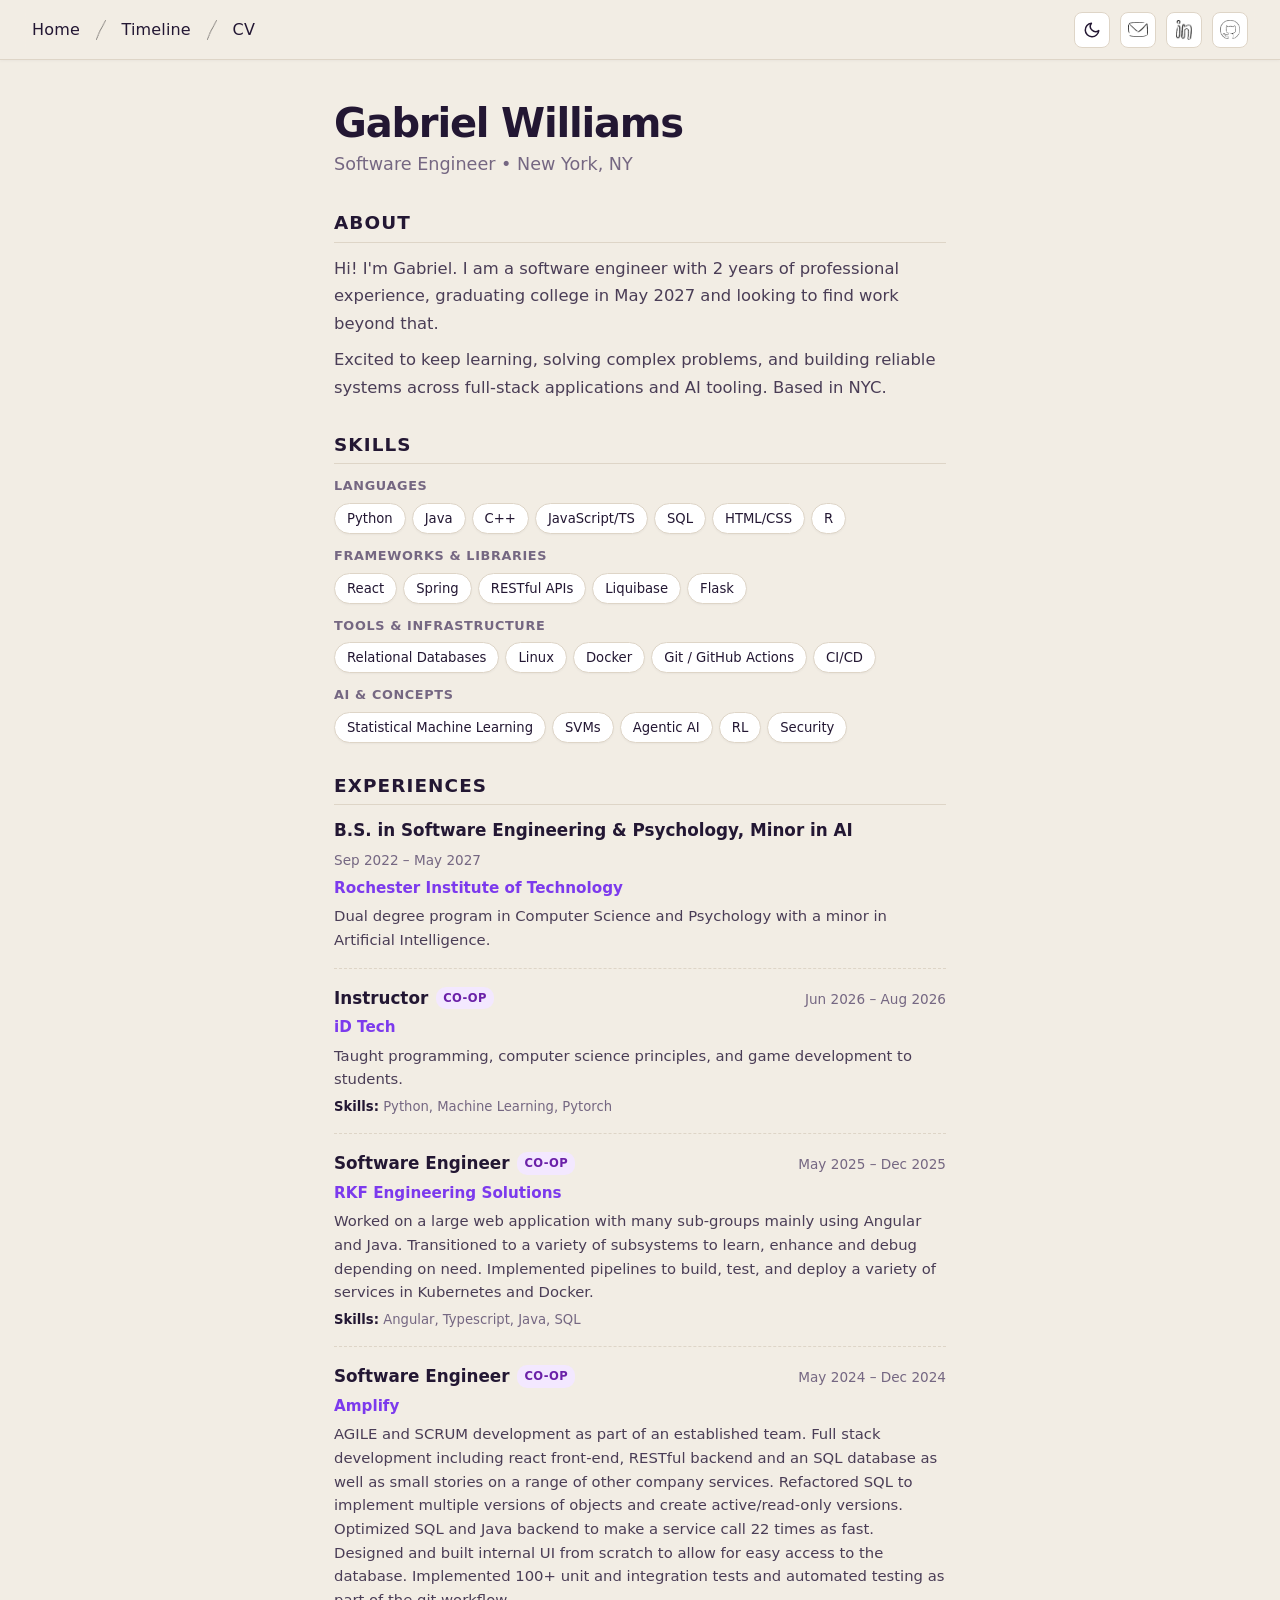
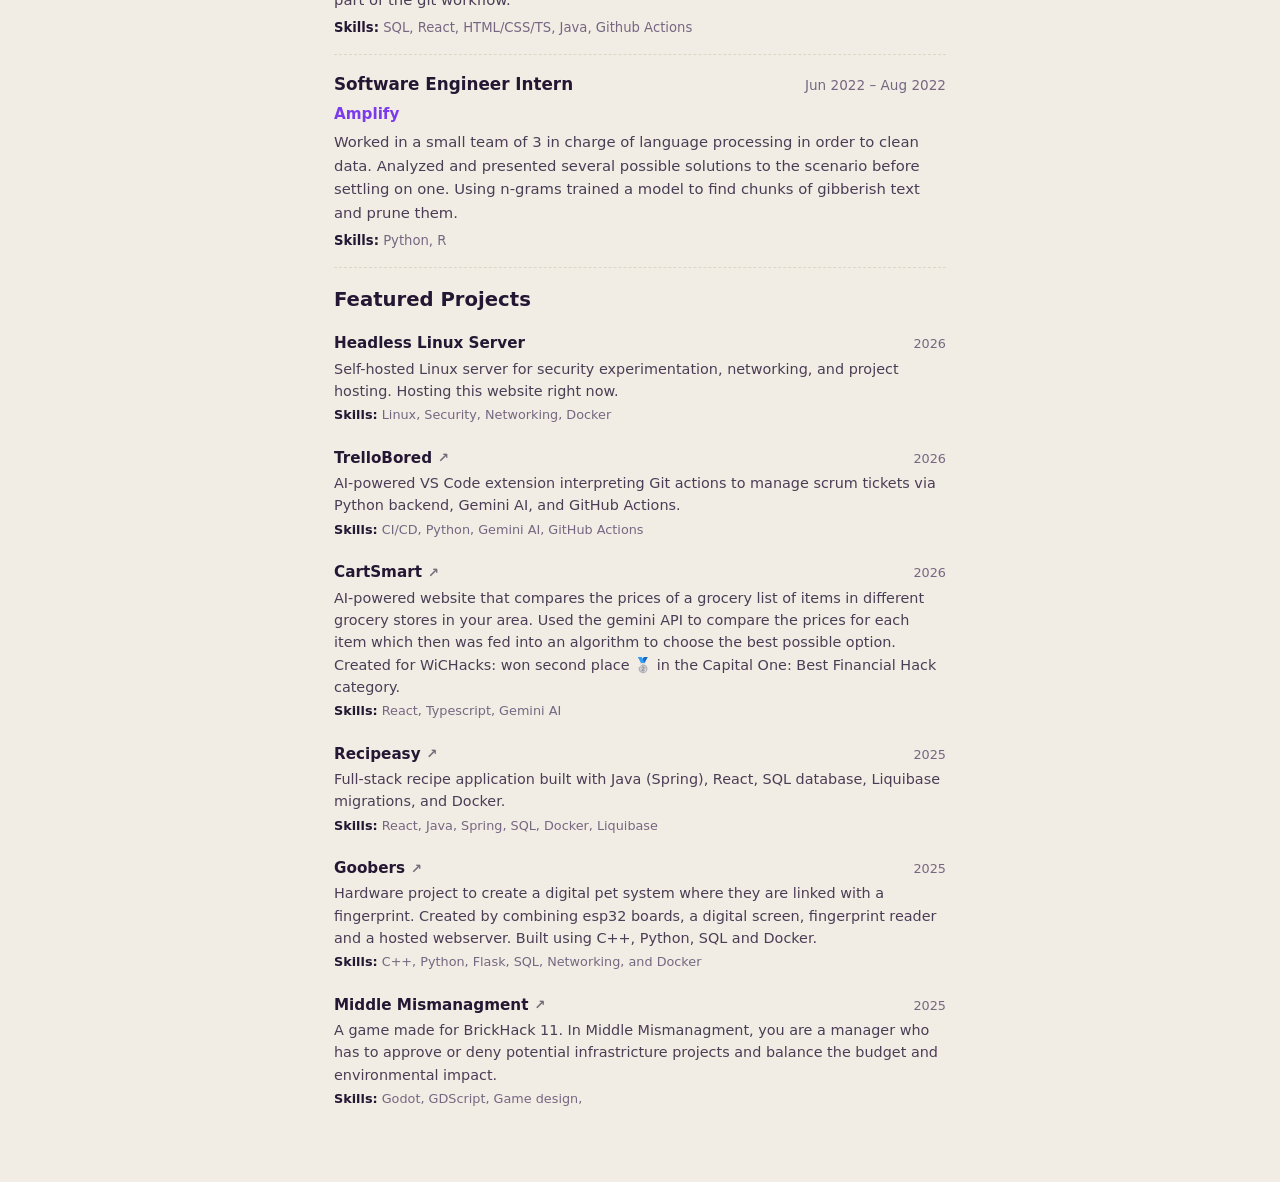
<file: index.html>
<!DOCTYPE html>
<html lang="en">
<head>
    <meta charset="UTF-8">
    <meta http-equiv="X-UA-Compatible" content="IE=edge">
    <meta name="viewport" content="width=device-width, initial-scale=1.0">
    <title>Gabriel Williams | Software Engineer</title>
    <link rel="stylesheet" href="style.css">
    <script>
        (function() {
            const savedTheme = localStorage.getItem('theme');
            const systemDark = window.matchMedia && window.matchMedia('(prefers-color-scheme: dark)').matches;
            const theme = savedTheme || (systemDark ? 'dark' : 'light');
            document.documentElement.setAttribute('data-theme', theme);
        })();
    </script>
    <script src="theme.js" defer></script>
</head>
<body>

    <header>
        <nav class="navbar">
            <div class="nav-left">
                <ul class="nav-links">
                    <li><a href="index.html">Home</a></li>
                    <li class="nav-divider" aria-hidden="true"><img src="images/slash.png" alt="/" class="nav-slash"></li>
                    <li><a href="timeline.html">Timeline</a></li>
                    <li class="nav-divider" aria-hidden="true"><img src="images/slash.png" alt="/" class="nav-slash"></li>
                    <li><a href="resume.html">CV</a></li>
                </ul>
            </div>
            <div class="nav-right">
                <button id="theme-toggle" class="nav-icon-btn theme-toggle-btn" aria-label="Toggle theme" title="Toggle theme">
                    <svg class="theme-icon-moon" xmlns="http://www.w3.org/2000/svg" width="18" height="18" viewBox="0 0 24 24" fill="none" stroke="currentColor" stroke-width="2" stroke-linecap="round" stroke-linejoin="round" aria-hidden="true">
                        <path d="M21 12.79A9 9 0 1 1 11.21 3 7 7 0 0 0 21 12.79z"></path>
                    </svg>
                    <svg class="theme-icon-sun" xmlns="http://www.w3.org/2000/svg" width="18" height="18" viewBox="0 0 24 24" fill="none" stroke="currentColor" stroke-width="2" stroke-linecap="round" stroke-linejoin="round" aria-hidden="true">
                        <circle cx="12" cy="12" r="5"></circle>
                        <line x1="12" y1="1" x2="12" y2="3"></line>
                        <line x1="12" y1="21" x2="12" y2="23"></line>
                        <line x1="4.22" y1="4.22" x2="5.64" y2="5.64"></line>
                        <line x1="18.36" y1="18.36" x2="19.78" y2="19.78"></line>
                        <line x1="1" y1="12" x2="3" y2="12"></line>
                        <line x1="21" y1="12" x2="23" y2="12"></line>
                        <line x1="4.22" y1="19.78" x2="5.64" y2="18.36"></line>
                        <line x1="18.36" y1="5.64" x2="19.78" y2="4.22"></line>
                    </svg>
                    <svg class="theme-icon-disco" xmlns="http://www.w3.org/2000/svg" width="18" height="18" viewBox="0 0 24 24" fill="none" stroke="currentColor" stroke-width="2" stroke-linecap="round" stroke-linejoin="round" aria-hidden="true">
                        <circle cx="12" cy="12" r="7.5"></circle>
                        <path d="M12 4.5v15"></path>
                        <path d="M4.5 12h15"></path>
                        <path d="M6.5 7.5a7.5 7.5 0 0 0 0 9"></path>
                        <path d="M17.5 7.5a7.5 7.5 0 0 1 0 9"></path>
                        <path d="M12 1v3.5"></path>
                        <path d="M21 3v3"></path>
                        <path d="M19.5 4.5h3"></path>
                    </svg>
                </button>
                <a href="mailto:gabrielhwilliams@gmail.com" class="nav-icon-btn" aria-label="Email" title="Email">
                    <img src="images/mail.png" alt="Email" class="nav-icon">
                </a>
                <a href="https://www.linkedin.com/in/gabriel-h-williams/" target="_blank" rel="noopener noreferrer" class="nav-icon-btn" aria-label="LinkedIn" title="LinkedIn">
                    <img src="images/in.png" alt="LinkedIn" class="nav-icon">
                </a>
                <a href="https://github.com/gabrielhwilliams" target="_blank" rel="noopener noreferrer" class="nav-icon-btn" aria-label="GitHub" title="GitHub">
                    <img src="images/git.png" alt="GitHub" class="nav-icon">
                </a>
            </div>
        </nav>
    </header>

    <main class="main-column">
        <!-- Chunk: Name -->
        <section id="name" class="chunk chunk-name">
            <h1 class="name-title">Gabriel Williams</h1>
            <p class="name-subtitle">Software Engineer &bull; New York, NY</p>
        </section>

        <!-- Chunk: Blurb -->
        <section id="blurb" class="chunk chunk-blurb">
            <h2 class="chunk-title">About</h2>
            <div class="blurb-content">
                <p>Hi! I'm Gabriel. I am a software engineer with 2 years of professional experience, graduating college in May 2027 and looking to find work beyond that.</p>
                <p>Excited to keep learning, solving complex problems, and building reliable systems across full-stack applications and AI tooling. Based in NYC.</p>
            </div>
        </section>

        <!-- Chunk: Skills -->
        <section id="skills" class="chunk chunk-skills">
            <h2 class="chunk-title">Skills</h2>
            <div class="skills-list">
                <div class="skill-group">
                    <span class="skill-group-title">Languages</span>
                    <div class="skill-tags">
                        <span class="skill-tag">Python</span>
                        <span class="skill-tag">Java</span>
                        <span class="skill-tag">C++</span>
                        <span class="skill-tag">JavaScript/TS</span>
                        <span class="skill-tag">SQL</span>
                        <span class="skill-tag">HTML/CSS</span>
                        <span class="skill-tag">R</span>
                    </div>
                </div>
                <div class="skill-group">
                    <span class="skill-group-title">Frameworks & Libraries</span>
                    <div class="skill-tags">
                        <span class="skill-tag">React</span>
                        <span class="skill-tag">Spring</span>
                        <span class="skill-tag">RESTful APIs</span>
                        <span class="skill-tag">Liquibase</span>
                        <span class="skill-tag">Flask</span>
                    </div>
                </div>
                <div class="skill-group">
                    <span class="skill-group-title">Tools & Infrastructure</span>
                    <div class="skill-tags">
                        <span class="skill-tag">Relational Databases</span>
                        <span class="skill-tag">Linux</span>
                        <span class="skill-tag">Docker</span>
                        <span class="skill-tag">Git / GitHub Actions</span>
                        <span class="skill-tag">CI/CD</span>
                    </div>
                </div>
                <div class="skill-group">
                    <span class="skill-group-title">AI & Concepts</span>
                    <div class="skill-tags">
                        <span class="skill-tag">Statistical Machine Learning</span>
                        <span class="skill-tag">SVMs</span>
                        <span class="skill-tag">Agentic AI</span>
                        <span class="skill-tag">RL</span>
                        <span class="skill-tag">Security</span>
                    </div>
                </div>
            </div>
        </section>

        <!-- Chunk: Experiences -->
        <section id="experiences" class="chunk chunk-experiences">
            <h2 class="chunk-title">Experiences</h2>
            <div class="experience-list">
                <div class="experience-item">
                    <div class="experience-header">
                        <span class="experience-role">B.S. in Software Engineering & Psychology, Minor in AI</span>
                        <span class="experience-date">Sep 2022 &ndash; May 2027</span>
                    </div>
                    <div class="experience-company">Rochester Institute of Technology</div>
                    <p class="experience-desc">Dual degree program in Computer Science and Psychology with a minor in Artificial Intelligence.</p>
                </div>

                <div class="experience-item">
                    <div class="experience-header">
                        <span class="experience-role">Instructor<span class="experience-badge">Co-op</span></span>
                        <span class="experience-date">Jun 2026 &ndash; Aug 2026</span>
                    </div>
                    <div class="experience-company">iD Tech</div>
                    <p class="experience-desc">Taught programming, computer science principles, and game development to students.</p>
                    <div class="experience-skills"><span>Skills:</span> Python, Machine Learning, Pytorch</div>
                </div>

                <div class="experience-item">
                    <div class="experience-header">
                        <span class="experience-role">Software Engineer <span class="experience-badge">Co-op</span></span>
                        <span class="experience-date">May 2025 &ndash; Dec 2025</span>
                    </div>
                    <div class="experience-company">RKF Engineering Solutions</div>
                    <p class="experience-desc">Worked on a large web application with many sub-groups mainly using Angular and Java. Transitioned to a variety of subsystems to learn, enhance and debug depending on need. Implemented pipelines to build, test, and deploy a variety of services in Kubernetes and Docker.</p>
                    <div class="experience-skills"><span>Skills:</span> Angular, Typescript, Java, SQL</div>
                </div>

                <div class="experience-item">
                    <div class="experience-header">
                        <span class="experience-role">Software Engineer <span class="experience-badge">Co-op</span></span>
                        <span class="experience-date">May 2024 &ndash; Dec 2024</span>
                    </div>
                    <div class="experience-company">Amplify</div>
                    <p class="experience-desc">AGILE and SCRUM development as part of an established team. Full stack development including react front-end, RESTful backend and an SQL database as well as small stories on a range of other company services. Refactored SQL to implement multiple versions of objects and create active/read-only versions. Optimized SQL and Java backend to make a service call 22 times as fast. Designed and built internal UI from scratch to allow for easy access to the database. Implemented 100+ unit and integration tests and automated testing as part of the git workflow.</p>
                    <div class="experience-skills"><span>Skills:</span> SQL, React, HTML/CSS/TS, Java, Github Actions</div>
                </div>

                <div class="experience-item">
                    <div class="experience-header">
                        <span class="experience-role">Software Engineer Intern</span>
                        <span class="experience-date">Jun 2022 &ndash; Aug 2022</span>
                    </div>
                    <div class="experience-company">Amplify</div>
                    <p class="experience-desc">Worked in a small team of 3 in charge of language processing in order to clean data. Analyzed and presented several possible solutions to the scenario before settling on one. Using n-grams trained a model to find chunks of gibberish text and prune them.</p>
                    <div class="experience-skills"><span>Skills:</span> Python, R</div>
                </div>

                <div class="experience-item experience-projects-group">
                    <div class="experience-header">
                        <span class="experience-role"><h3>Featured Projects</h3></span>
                    </div>
                    <div class="project-list">


                        <div class="project-item">
                            <div class="project-header">
                                <span class="project-title">Headless Linux Server</span>
                                <span class="project-year">2026</span>
                            </div>
                            <p class="project-desc">Self-hosted Linux server for security experimentation, networking, and project hosting. Hosting this website right now.</p>
                            <div class="project-skills"><span>Skills:</span> Linux, Security, Networking, Docker</div>
                        </div>


                        <a href="https://github.com/KieranStewart/trello-bored" target="_blank" rel="noopener noreferrer" class="project-item project-item--linked">
                            <div class="project-header">
                                <span class="project-title">TrelloBored <span class="project-link-icon" aria-hidden="true">&nearr;</span></span>
                                <span class="project-year">2026</span>
                            </div>
                            <p class="project-desc">AI-powered VS Code extension interpreting Git actions to manage scrum tickets via Python backend, Gemini AI, and GitHub Actions.</p>
                            <div class="project-skills"><span>Skills:</span> CI/CD, Python, Gemini AI, GitHub Actions</div>
                        </a>

                        <a href="https://github.com/gabrielhwilliams/merry-macaques" target="_blank" rel="noopener noreferrer" class="project-item project-item--linked">
                            <div class="project-header">
                                <span class="project-title">CartSmart<span class="project-link-icon" aria-hidden="true">&nearr;</span></span>
                                <span class="project-year">2026</span>
                            </div>
                            <p class="project-desc">AI-powered website that compares the prices of a grocery list of items in different grocery stores in your area. Used the gemini API to compare the prices for each item which then was fed into an algorithm to choose the best possible option. Created for WiCHacks: won second place 🥈 in the Capital One: Best Financial Hack category.</p>
                            <div class="project-skills"><span>Skills:</span> React, Typescript, Gemini AI</div>
                        </a>

                        <a href="https://github.com/gabrielhwilliams/Recipeasy" target="_blank" rel="noopener noreferrer" class="project-item project-item--linked">
                            <div class="project-header">
                                <span class="project-title">Recipeasy <span class="project-link-icon" aria-hidden="true">&nearr;</span></span>
                                <span class="project-year">2025</span>
                            </div>
                            <p class="project-desc">Full-stack recipe application built with Java (Spring), React, SQL database, Liquibase migrations, and Docker.</p>
                            <div class="project-skills"><span>Skills:</span> React, Java, Spring, SQL, Docker, Liquibase</div>
                        </a>

                        <a href="https://github.com/willowrimlinger/goobers" target="_blank" rel="noopener noreferrer" class="project-item project-item--linked">
                            <div class="project-header">
                                <span class="project-title">Goobers<span class="project-link-icon" aria-hidden="true">&nearr;</span></span>
                                <span class="project-year">2025</span>
                            </div>
                            <p class="project-desc">Hardware project to create a digital pet system where they are linked with a fingerprint. Created by combining esp32 boards, a digital screen, fingerprint reader and a hosted webserver. Built using C++, Python, SQL and Docker.</p>
                            <div class="project-skills"><span>Skills:</span> C++, Python, Flask, SQL, Networking, and Docker </div>
                        </a>
                        
                        <a href="https://milestallia.github.io/tantalizing-tardigrades/" target="_blank" rel="noopener noreferrer" class="project-item project-item--linked">
                            <div class="project-header">
                                <span class="project-title">Middle Mismanagment <span class="project-link-icon" aria-hidden="true">&nearr;</span></span>
                                <span class="project-year">2025</span>
                            </div>
                            <p class="project-desc"> A game made for BrickHack 11. In Middle Mismanagment, you are a manager who has to approve or deny potential infrastricture projects and balance the budget and environmental impact.</p>
                            <div class="project-skills"><span>Skills:</span> Godot, GDScript, Game design, </div>
                        </a>

                        
                    </div>
                </div>
            </div>
        </section>
    </main>

</body>
</html>
</file>
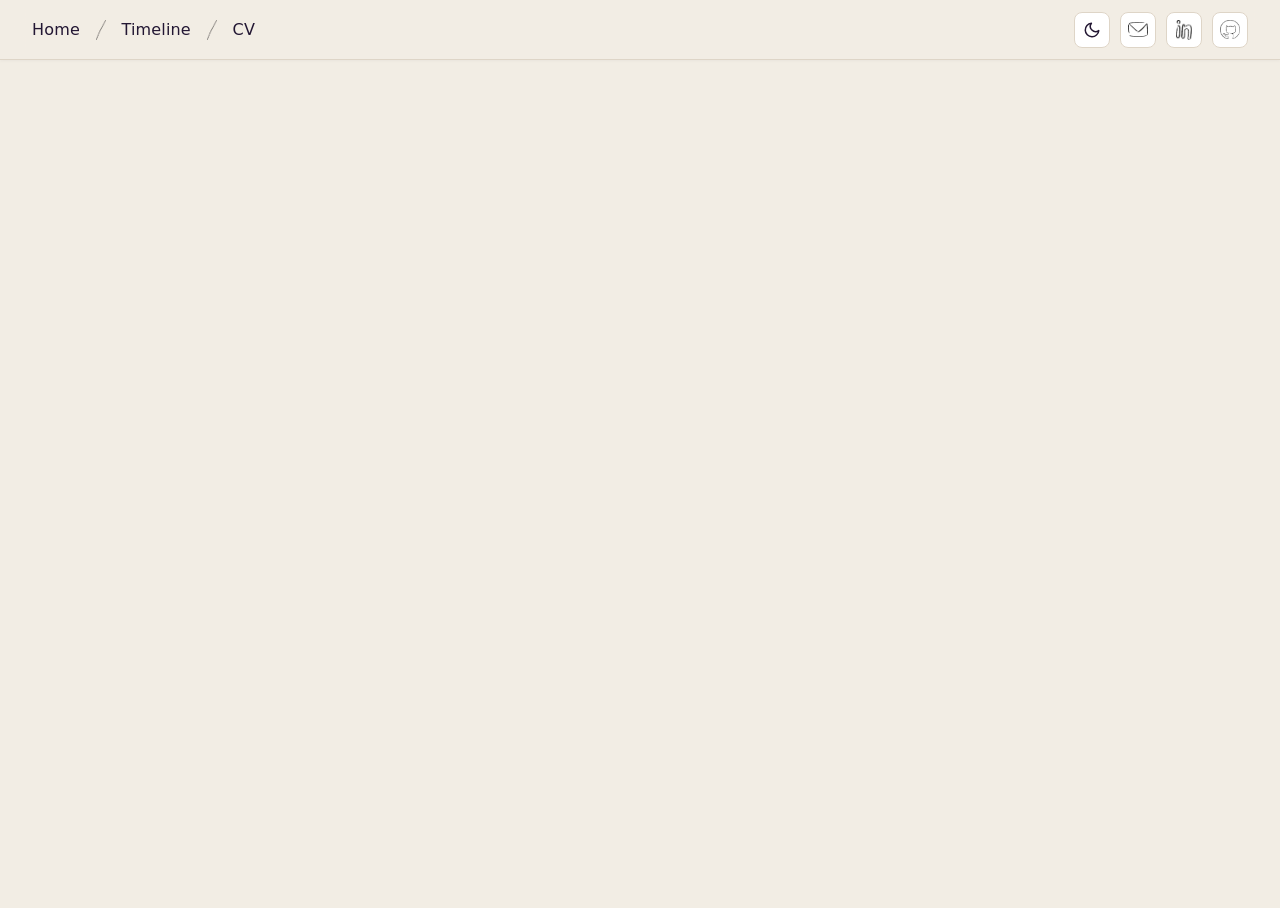
<file: resume.html>
<!DOCTYPE html>
<html lang="en">
<head>
    <meta charset="UTF-8">
    <meta http-equiv="X-UA-Compatible" content="IE=edge">
    <meta name="viewport" content="width=device-width, initial-scale=1.0">
    <title>Gabriel's Portfolio: Resume</title>
    <link rel="stylesheet" href="style.css">
    <script>
        (function() {
            const savedTheme = localStorage.getItem('theme');
            const systemDark = window.matchMedia && window.matchMedia('(prefers-color-scheme: dark)').matches;
            const theme = savedTheme || (systemDark ? 'dark' : 'light');
            document.documentElement.setAttribute('data-theme', theme);
        })();
    </script>
    <script src="theme.js" defer></script>
</head>
<body>
    <header>
        <nav class="navbar">
            <div class="nav-left">
                <ul class="nav-links">
                    <li><a href="index.html">Home</a></li>
                    <li class="nav-divider" aria-hidden="true"><img src="images/slash.png" alt="/" class="nav-slash"></li>
                    <li><a href="timeline.html">Timeline</a></li>
                    <li class="nav-divider" aria-hidden="true"><img src="images/slash.png" alt="/" class="nav-slash"></li>
                    <li><a href="resume.html">CV</a></li>
                </ul>
            </div>
            <div class="nav-right">
                <button id="theme-toggle" class="nav-icon-btn theme-toggle-btn" aria-label="Toggle theme" title="Toggle theme">
                    <svg class="theme-icon-moon" xmlns="http://www.w3.org/2000/svg" width="18" height="18" viewBox="0 0 24 24" fill="none" stroke="currentColor" stroke-width="2" stroke-linecap="round" stroke-linejoin="round" aria-hidden="true">
                        <path d="M21 12.79A9 9 0 1 1 11.21 3 7 7 0 0 0 21 12.79z"></path>
                    </svg>
                    <svg class="theme-icon-sun" xmlns="http://www.w3.org/2000/svg" width="18" height="18" viewBox="0 0 24 24" fill="none" stroke="currentColor" stroke-width="2" stroke-linecap="round" stroke-linejoin="round" aria-hidden="true">
                        <circle cx="12" cy="12" r="5"></circle>
                        <line x1="12" y1="1" x2="12" y2="3"></line>
                        <line x1="12" y1="21" x2="12" y2="23"></line>
                        <line x1="4.22" y1="4.22" x2="5.64" y2="5.64"></line>
                        <line x1="18.36" y1="18.36" x2="19.78" y2="19.78"></line>
                        <line x1="1" y1="12" x2="3" y2="12"></line>
                        <line x1="21" y1="12" x2="23" y2="12"></line>
                        <line x1="4.22" y1="19.78" x2="5.64" y2="18.36"></line>
                        <line x1="18.36" y1="5.64" x2="19.78" y2="4.22"></line>
                    </svg>
                    <svg class="theme-icon-disco" xmlns="http://www.w3.org/2000/svg" width="18" height="18" viewBox="0 0 24 24" fill="none" stroke="currentColor" stroke-width="2" stroke-linecap="round" stroke-linejoin="round" aria-hidden="true">
                        <circle cx="12" cy="12" r="7.5"></circle>
                        <path d="M12 4.5v15"></path>
                        <path d="M4.5 12h15"></path>
                        <path d="M6.5 7.5a7.5 7.5 0 0 0 0 9"></path>
                        <path d="M17.5 7.5a7.5 7.5 0 0 1 0 9"></path>
                        <path d="M12 1v3.5"></path>
                        <path d="M21 3v3"></path>
                        <path d="M19.5 4.5h3"></path>
                    </svg>
                </button>
                <a href="mailto:gabrielhwilliams@gmail.com" class="nav-icon-btn" aria-label="Email" title="Email">
                    <img src="images/mail.png" alt="Email" class="nav-icon">
                </a>
                <a href="https://www.linkedin.com/in/gabriel-h-williams/" target="_blank" rel="noopener noreferrer" class="nav-icon-btn" aria-label="LinkedIn" title="LinkedIn">
                    <img src="images/in.png" alt="LinkedIn" class="nav-icon">
                </a>
                <a href="https://github.com/gabrielhwilliams" target="_blank" rel="noopener noreferrer" class="nav-icon-btn" aria-label="GitHub" title="GitHub">
                    <img src="images/git.png" alt="GitHub" class="nav-icon">
                </a>
            </div>
        </nav>
    </header>

    <section id="resume">
        <iframe src="resume.pdf#page=1&zoom=100" 
            width="100%" 
            height="100%" 
            style="border: none; width: 100%; height: 100%;" 
            title="Document Viewer">
        </iframe>   
    </section>
</body>
</html>
</file>
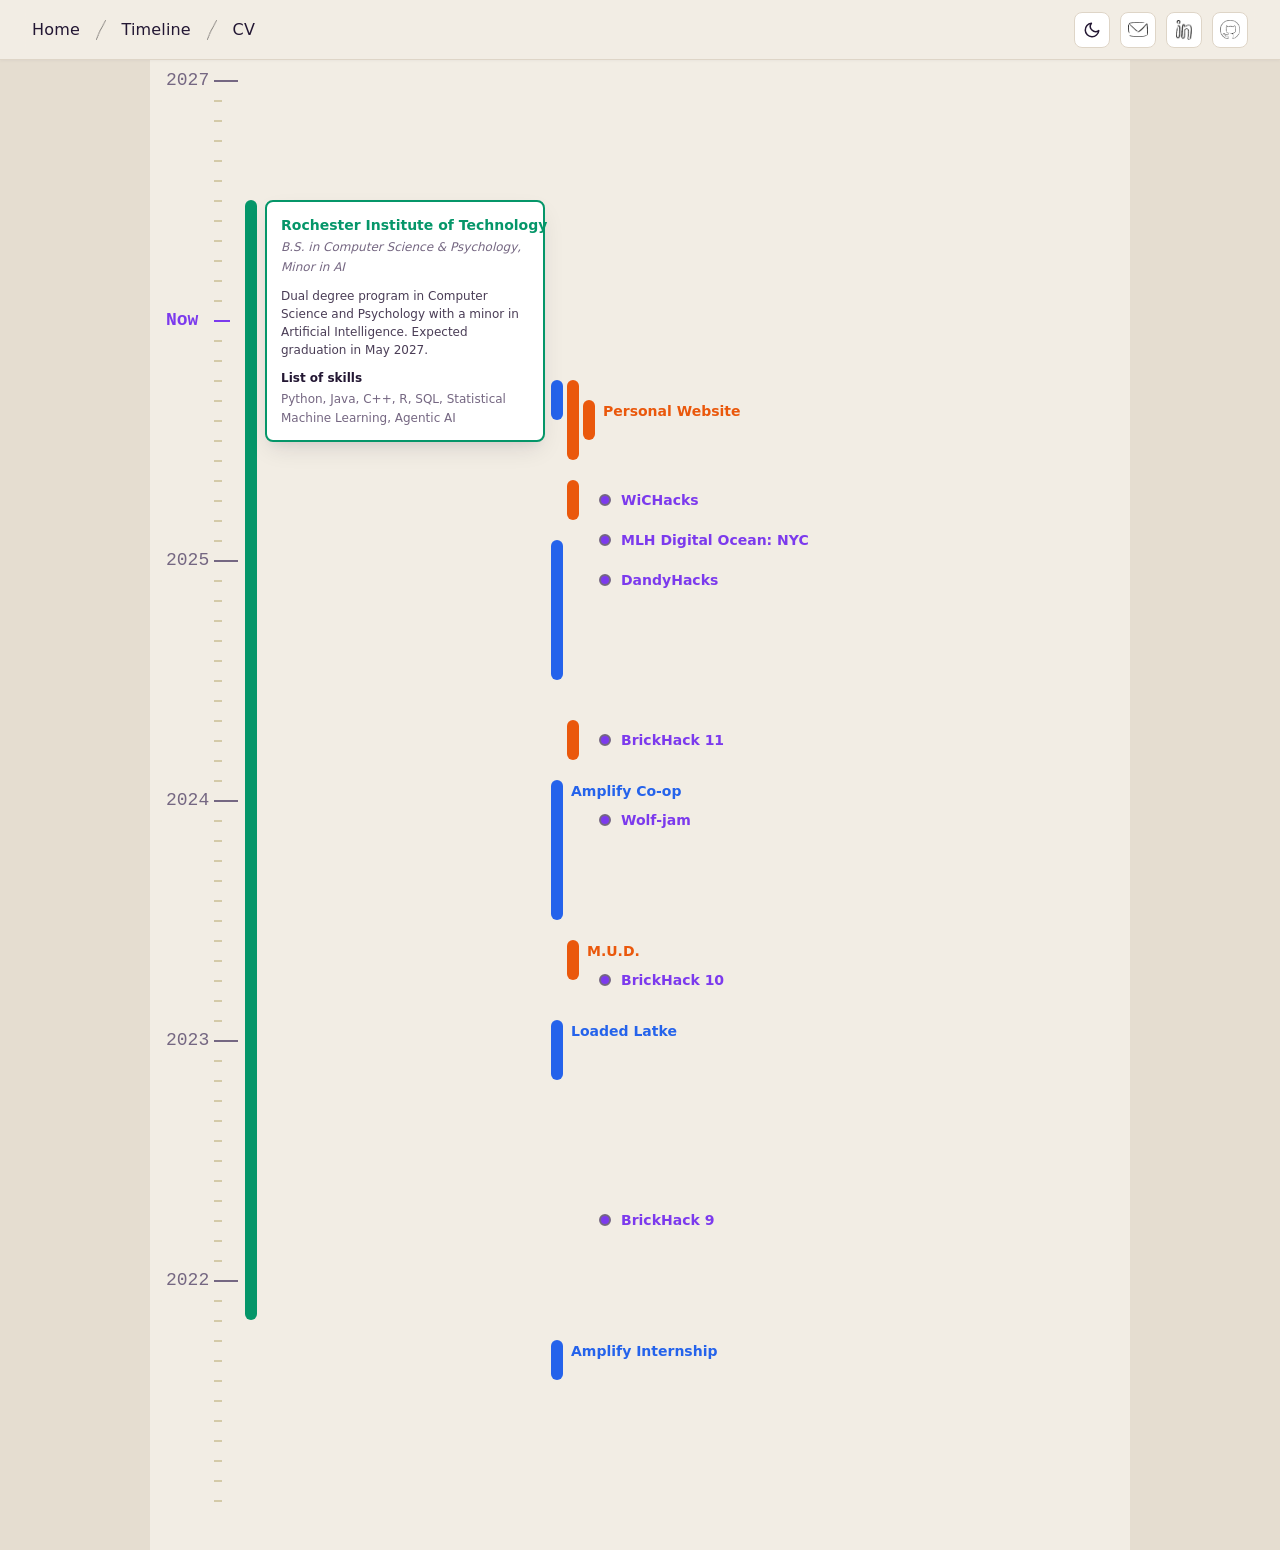
<file: timeline.html>
<!DOCTYPE html>
<html lang="en">
<head>
    <meta charset="UTF-8">
    <meta http-equiv="X-UA-Compatible" content="IE=edge">
    <meta name="viewport" content="width=device-width, initial-scale=1.0">
    <title>Gabriel's Portfolio</title>
    <link rel="stylesheet" href="style.css">
    <script>
        (function() {
            const savedTheme = localStorage.getItem('theme');
            const systemDark = window.matchMedia && window.matchMedia('(prefers-color-scheme: dark)').matches;
            const theme = savedTheme || (systemDark ? 'dark' : 'light');
            document.documentElement.setAttribute('data-theme', theme);
        })();
    </script>
    <script src="theme.js" defer></script>
    <script type="module" src="script.js" defer></script>
</head>
<body>

    <header>
        <nav class="navbar">
            <div class="nav-left">
                <ul class="nav-links">
                    <li><a href="index.html">Home</a></li>
                    <li class="nav-divider" aria-hidden="true"><img src="images/slash.png" alt="/" class="nav-slash"></li>
                    <li><a href="timeline.html">Timeline</a></li>
                    <li class="nav-divider" aria-hidden="true"><img src="images/slash.png" alt="/" class="nav-slash"></li>
                    <li><a href="resume.html">CV</a></li>
                </ul>
            </div>
            <div class="nav-right">
                <button id="theme-toggle" class="nav-icon-btn theme-toggle-btn" aria-label="Toggle theme" title="Toggle theme">
                    <svg class="theme-icon-moon" xmlns="http://www.w3.org/2000/svg" width="18" height="18" viewBox="0 0 24 24" fill="none" stroke="currentColor" stroke-width="2" stroke-linecap="round" stroke-linejoin="round" aria-hidden="true">
                        <path d="M21 12.79A9 9 0 1 1 11.21 3 7 7 0 0 0 21 12.79z"></path>
                    </svg>
                    <svg class="theme-icon-sun" xmlns="http://www.w3.org/2000/svg" width="18" height="18" viewBox="0 0 24 24" fill="none" stroke="currentColor" stroke-width="2" stroke-linecap="round" stroke-linejoin="round" aria-hidden="true">
                        <circle cx="12" cy="12" r="5"></circle>
                        <line x1="12" y1="1" x2="12" y2="3"></line>
                        <line x1="12" y1="21" x2="12" y2="23"></line>
                        <line x1="4.22" y1="4.22" x2="5.64" y2="5.64"></line>
                        <line x1="18.36" y1="18.36" x2="19.78" y2="19.78"></line>
                        <line x1="1" y1="12" x2="3" y2="12"></line>
                        <line x1="21" y1="12" x2="23" y2="12"></line>
                        <line x1="4.22" y1="19.78" x2="5.64" y2="18.36"></line>
                        <line x1="18.36" y1="5.64" x2="19.78" y2="4.22"></line>
                    </svg>
                    <svg class="theme-icon-disco" xmlns="http://www.w3.org/2000/svg" width="18" height="18" viewBox="0 0 24 24" fill="none" stroke="currentColor" stroke-width="2" stroke-linecap="round" stroke-linejoin="round" aria-hidden="true">
                        <circle cx="12" cy="12" r="7.5"></circle>
                        <path d="M12 4.5v15"></path>
                        <path d="M4.5 12h15"></path>
                        <path d="M6.5 7.5a7.5 7.5 0 0 0 0 9"></path>
                        <path d="M17.5 7.5a7.5 7.5 0 0 1 0 9"></path>
                        <path d="M12 1v3.5"></path>
                        <path d="M21 3v3"></path>
                        <path d="M19.5 4.5h3"></path>
                    </svg>
                </button>
                <a href="mailto:gabrielhwilliams@gmail.com" class="nav-icon-btn" aria-label="Email" title="Email">
                    <img src="images/mail.png" alt="Email" class="nav-icon">
                </a>
                <a href="https://www.linkedin.com/in/gabriel-h-williams/" target="_blank" rel="noopener noreferrer" class="nav-icon-btn" aria-label="LinkedIn" title="LinkedIn">
                    <img src="images/in.png" alt="LinkedIn" class="nav-icon">
                </a>
                <a href="https://github.com/gabrielhwilliams" target="_blank" rel="noopener noreferrer" class="nav-icon-btn" aria-label="GitHub" title="GitHub">
                    <img src="images/git.png" alt="GitHub" class="nav-icon">
                </a>
            </div>
        </nav>
    </header>
    <section id="timeline">
        <div class="main chunk">
            <div class="timeline">
                <div class="spine" id="spine"></div>
                <div class="bars" id="bars"></div>
            </div>
        </div>
    </section>
    
</body>
</html>
</file>
<file: style.css>
/* ============ RESET & BASE ============ */
*, *::before, *::after {
  box-sizing: border-box;
  margin: 0;
  padding: 0;
}

html {
  scroll-behavior: smooth;
  scroll-padding-top: var(--nav-height);
  overflow-x: clip;
}

body {
  font-family: 'Inter', system-ui, -apple-system, BlinkMacSystemFont, 'Segoe UI', Roboto, Oxygen, Ubuntu, Cantarell, sans-serif;
  line-height: 1.6;
  color: var(--text-main);
  background-color: var(--bg-main);
  padding-top: var(--nav-height);
  overflow-x: clip;
  transition: background-color 0.25s ease, color 0.25s ease;
}

:root {
  --nav-height: 60px;
  
  /* Distinct Warm Beige & Oatmeal Linen Canvas */
  --bg-main: #f2ede4;        /* Warm Beige / Sand Linen background */
  --bg-card: #ffffff;        /* Crisp white for elevated cards and popups */
  --bg-tag: #ffffff;         /* Crisp white pill tags popping against beige */
  --bg-tag-hover: #faf6ef;   /* Warm cream pill hover */

  /* High-Contrast Deep Violet & Plum Charcoal Typography */
  --text-main: #231733;      /* Deep Amethyst Charcoal: ultra-high contrast */
  --text-muted: #4a3d56;     /* Heathered Charcoal: soft, legible body text */
  --grey: #756782;           /* Muted Violet Taupe: secondary text, subtitles, tick marks */
  --grey-light: #a395b0;     /* Soft Lilac Grey: subtle timestamps and dividers */
  --border: #ded5c7;         /* Warm Sand Linen: clean, organic dividers */
  --border-subtle: #e8dfd2;  /* Subtle sand border */

  /* Primary Brand & Navbar Highlights */
  --primary: #7c3aed;        /* Royal Violet / Purple 600 */
  --primary-hover: #6d28d9;  /* Deep Amethyst / Purple 700 */
  --hightlight: #8b5cf6;     /* Electric Lilac 500 */

  /* 4 Distinct, Separated Category Colors */
  --job: #2563eb;            /* Royal Cobalt Blue (Jobs/Work) */
  --education: #059669;      /* Forest Emerald Green (Education) */
  --project: #ea580c;        /* Warm Amber Orange (Projects) */
  --event: #7c3aed;          /* Royal Violet (Events/Hackathons) */

  /* Timeline & Badges */
  --accent: #e5ddd0;         /* Warm sand linen timeline sidebars */
  --badge-bg: #f3e8ff;       /* Soft purple bisque badge */
  --badge-text: #6b21a8;     /* Purple 800 badge text */

  /* Shadows & Component Theming */
  --nav-bg: rgba(242, 237, 228, 0.92);
  --nav-shadow: 0 1px 3px 0 rgba(35, 23, 51, 0.04);
  --btn-shadow: 0 4px 10px rgba(35, 23, 51, 0.1);
  --tag-shadow: 0 1px 2px rgba(35, 23, 51, 0.04);
  --tag-hover-border: #c9bea9;
  --project-hover-bg: rgba(35, 23, 51, 0.07);
  --tick-month-line: #d4caa8;
  --card-shadow: 0 10px 25px -5px rgba(35, 23, 51, 0.12), 0 8px 10px -6px rgba(35, 23, 51, 0.06);

  --sidebar-width: 150px;
  --tick-column-width: 60px;
}

[data-theme="dark"] {
  /* Rich, Atmospheric Midnight Charcoal & Deep Slate Canvas */
  --bg-main: #13111c;        /* Deep Midnight Amethyst background */
  --bg-card: #1e192a;        /* Elevated card / popup background */
  --bg-tag: #221d30;         /* Pill tag background */
  --bg-tag-hover: #2d263e;   /* Pill tag hover */

  /* High-Contrast Crisp Lavender-White Typography */
  --text-main: #f5f2fc;      /* Bright, crisp, legible main text */
  --text-muted: #c5bdd4;     /* Soft lavender-grey body text */
  --grey: #9b8ea8;           /* Muted violet taupe */
  --grey-light: #584c6e;     /* Subtle timestamps and dividers */
  --border: #312942;         /* Clean midnight purple border */
  --border-subtle: #262034;  /* Subtle divider border */

  /* Primary Brand & Navbar Highlights */
  --primary: #a78bfa;        /* Vibrant Electric Lilac / Purple */
  --primary-hover: #c4b5fd;  /* Light Lavender Purple */
  --hightlight: #c084fc;

  /* 4 Distinct Category Colors (tuned for dark background vibrancy) */
  --job: #60a5fa;            /* Vibrant Cobalt / Sky Blue */
  --education: #34d399;      /* Forest Emerald / Mint Green */
  --project: #fb923c;        /* Warm Amber Orange */
  --event: #c084fc;          /* Electric Lilac Violet */

  /* Timeline & Badges */
  --accent: #181523;         /* Timeline sidebar accent */
  --badge-bg: #351e54;       /* Deep violet bisque badge */
  --badge-text: #e9d5ff;     /* Light purple badge text */

  /* Shadows & Component Theming */
  --nav-bg: rgba(19, 17, 28, 0.92);
  --nav-shadow: 0 1px 4px 0 rgba(0, 0, 0, 0.35);
  --btn-shadow: 0 4px 12px rgba(0, 0, 0, 0.4);
  --tag-shadow: 0 1px 3px rgba(0, 0, 0, 0.25);
  --tag-hover-border: #52436e;
  --project-hover-bg: rgba(167, 139, 250, 0.08);
  --tick-month-line: #3e3452;
  --card-shadow: 0 10px 25px -5px rgba(0, 0, 0, 0.5), 0 8px 10px -6px rgba(0, 0, 0, 0.3);
}

[data-theme="disco"] {
  /* Vibrant Retro Disco Club Canvas */
  --bg-main: #0c0714;        /* Deep Midnight Velvet */
  --bg-card: #170c27;        /* Elevated Card with purple gloss */
  --bg-tag: #200f38;         /* Glowing disco pill */
  --bg-tag-hover: #311556;   /* Hot disco tag hover */

  /* Ultra High-Contrast Neon-Glow Typography */
  --text-main: #ffffff;      /* Pure Crisp White */
  --text-muted: #e7d8ff;     /* Soft Electric Lavender */
  --grey: #bd9ff5;           /* Bright Lilac Taupe */
  --grey-light: #6a40a8;     /* Vibrant purple dividers */
  --border: #521c94;         /* Neon purple border */
  --border-subtle: #361066;  /* Deep magenta border */

  /* Primary Neon Brands */
  --primary: #ff2a85;        /* Neon Hot Pink / Magenta */
  --primary-hover: #00f5ff;  /* Electric Cyan */
  --hightlight: #ffe600;     /* Laser Gold */

  /* 4 Electric Neon Category Colors */
  --job: #00f5ff;            /* Laser Cyan (Jobs) */
  --education: #39ff14;      /* Neon Lime Green (Education) */
  --project: #ff007f;        /* Hot Magenta Pink (Projects) */
  --event: #ffe600;          /* Electric Laser Gold (Events) */

  /* Timeline & Badges */
  --accent: #130822;         /* Deep disco sidebar */
  --badge-bg: #4a0d6e;       /* Hot magenta badge */
  --badge-text: #00f5ff;     /* Laser cyan badge text */

  /* Shadows & Component Theming */
  --nav-bg: rgba(12, 7, 20, 0.90);
  --nav-shadow: 0 0 20px rgba(255, 42, 133, 0.4), 0 2px 8px rgba(0, 245, 255, 0.25);
  --btn-shadow: 0 0 16px rgba(255, 42, 133, 0.6);
  --tag-shadow: 0 0 10px rgba(0, 245, 255, 0.25);
  --tag-hover-border: #ff2a85;
  --project-hover-bg: rgba(255, 42, 133, 0.15);
  --tick-month-line: #ff2a85;
  --card-shadow: 0 0 30px rgba(255, 42, 133, 0.4), 0 0 15px rgba(0, 245, 255, 0.3);
}

/* ============ NAVBAR ============ */
.navbar {
  display: flex;
  justify-content: space-between;
  align-items: center;
  font-size: 16px;
  height: var(--nav-height);
  padding: 0 32px;
  background-color: var(--nav-bg);
  backdrop-filter: blur(12px);
  -webkit-backdrop-filter: blur(12px);
  border-bottom: 1px solid var(--border);
  box-shadow: var(--nav-shadow);
  position: fixed;
  top: 0;
  left: 0;
  width: 100%;
  z-index: 1000;
  box-sizing: border-box;
  transition: background-color 0.25s ease, border-color 0.25s ease, box-shadow 0.25s ease;
}

.nav-left {
  display: flex;
  align-items: center;
}

.nav-links {
  display: flex;
  align-items: center;
  list-style: none;
  gap: 14px;
}

.nav-links li {
  margin: 0;
  display: flex;
  align-items: center;
}

.nav-divider {
  display: flex;
  align-items: center;
  justify-content: center;
  user-select: none;
  pointer-events: none;
  padding: 0 2px;
}

.nav-slash {
  height: 20px;
  width: auto;
  opacity: 0.8;
  display: block;
}

.nav-links a {
  position: relative;
  text-decoration: none;
  color: var(--text-main);
  font-weight: 500;
  letter-spacing: 0.01em;
  transition: color 0.2s ease;
}

.nav-links a::after {
  content: '';
  position: absolute;
  left: 0;
  bottom: -4px;
  width: 100%;
  height: 2px;
  background-color: var(--primary);
  transform: scaleX(0);
  transform-origin: bottom left;
  transition: transform 0.25s ease-out;
}

.nav-links a:hover {
  color: var(--primary);
}

.nav-links a:hover::after {
  transform: scaleX(1);
}

.nav-right {
  display: flex;
  align-items: center;
  gap: 10px;
}

.nav-icon-btn {
  display: inline-flex;
  align-items: center;
  justify-content: center;
  width: 36px;
  height: 36px;
  border-radius: 8px;
  background: var(--bg-tag);
  border: 1px solid var(--border);
  color: var(--text-main);
  transition: transform 0.15s ease, background 0.15s ease, border-color 0.15s ease, box-shadow 0.15s ease, color 0.15s ease;
  text-decoration: none;
  box-sizing: border-box;
  cursor: pointer;
  padding: 0;
  font-family: inherit;
}

.nav-icon-btn:hover {
  background: var(--bg-tag-hover);
  border-color: var(--tag-hover-border);
  transform: translateY(-2px);
  box-shadow: var(--btn-shadow);
}

.nav-icon-btn:focus-visible {
  outline: 2px solid var(--primary);
  outline-offset: 2px;
}

.nav-icon {
  width: 20px;
  height: 20px;
  object-fit: contain;
  display: block;
  transition: filter 0.2s ease;
}

[data-theme="dark"] .nav-icon {
  filter: invert(0.92) brightness(1.1);
}

[data-theme="dark"] .nav-slash {
  filter: invert(0.75);
}

/* Theme Toggle Button & Icons */
.theme-toggle-btn {
  position: relative;
}

.theme-icon-sun,
.theme-icon-moon,
.theme-icon-disco {
  width: 18px;
  height: 18px;
  stroke: var(--text-main);
  transition: transform 0.25s ease, stroke 0.2s ease, filter 0.25s ease;
  display: none;
}

.theme-toggle-btn:hover .theme-icon-sun,
.theme-toggle-btn:hover .theme-icon-moon,
.theme-toggle-btn:hover .theme-icon-disco {
  stroke: var(--primary);
  transform: rotate(15deg);
}

/* Light mode (default): show moon */
html:not([data-theme="dark"]):not([data-theme="disco"]) .theme-icon-moon,
[data-theme="light"] .theme-icon-moon {
  display: block;
}

/* Dark mode without disco unlocked: show sun */
[data-theme="dark"] .theme-toggle-btn:not([data-disco-unlocked="true"]) .theme-icon-sun {
  display: block;
}

/* Dark mode with disco unlocked: show disco ball icon with pulse */
[data-theme="dark"] .theme-toggle-btn[data-disco-unlocked="true"] .theme-icon-disco {
  display: block;
  stroke: #ff2a85;
  filter: drop-shadow(0 0 5px #00f5ff);
  animation: disco-icon-wiggle 2.5s ease-in-out infinite alternate;
}

@keyframes disco-icon-wiggle {
  0% { transform: rotate(-8deg) scale(1); }
  50% { transform: rotate(8deg) scale(1.1); stroke: #00f5ff; }
  100% { transform: rotate(-8deg) scale(1); stroke: #ff2a85; }
}

/* Disco mode: show sun to cycle back to light mode */
[data-theme="disco"] .theme-icon-sun {
  display: block;
  stroke: #ffe600;
  filter: drop-shadow(0 0 6px #ff2a85);
  animation: disco-sun-spin 8s linear infinite;
}

@keyframes disco-sun-spin {
  0% { transform: rotate(0deg); }
  100% { transform: rotate(360deg); }
}

/* ============ BUTTONS ============ */
.btn-primary {
  background-color: var(--primary);
  color: #ffffff;
  padding: 10px 20px;
  border-radius: 8px;
  border: 1px solid var(--primary);
  text-decoration: none;
  font-weight: 600;
  cursor: pointer;
  display: inline-block;
  transition: transform 0.2s ease, background-color 0.2s ease, border-color 0.2s ease, box-shadow 0.2s ease;
}

.btn-primary:hover {
  background-color: var(--primary-hover);
  border-color: var(--primary-hover);
  transform: translateY(-2px);
  box-shadow: 0 4px 12px rgba(109, 40, 217, 0.25);
}

/* ============ MAIN COLUMN LAYOUT ============ */
.main-column {
  max-width: 660px;
  width: 100%;
  margin: 0 auto;
  padding: 40px 24px 64px;
  display: flex;
  flex-direction: column;
  gap: 28px;
  box-sizing: border-box;
}

.chunk {
  display: flex;
  flex-direction: column;
  gap: 10px;
  width: 100%;
  box-sizing: border-box;
}

/* Chunk: Name */
.chunk-name {
  gap: 4px;
  padding-bottom: 2px;
}

.name-title {
  font-size: 2.5rem;
  font-weight: 800;
  color: var(--text-main);
  line-height: 1.15;
  letter-spacing: -0.03em;
}

.name-subtitle {
  font-size: 1.1rem;
  font-weight: 500;
  color: var(--grey);
}

/* Chunk Section Titles */
.chunk-title {
  font-size: 1.15rem;
  font-weight: 700;
  color: var(--text-main);
  text-transform: uppercase;
  letter-spacing: 0.06em;
  border-bottom: 1.5px solid var(--border);
  padding-bottom: 4px;
  margin-bottom: 2px;
}

/* Chunk: Blurb */
.blurb-content {
  display: flex;
  flex-direction: column;
  gap: 8px;
  font-size: 1.025rem;
  line-height: 1.7;
  color: var(--text-muted);
}

/* Chunk: Skills */
.skills-list {
  display: flex;
  flex-direction: column;
  gap: 12px;
}

.skill-group {
  display: flex;
  flex-direction: column;
  gap: 6px;
}

.skill-group-title {
  font-size: 0.8rem;
  font-weight: 700;
  text-transform: uppercase;
  letter-spacing: 0.05em;
  color: var(--grey);
}

.skill-tags {
  display: flex;
  flex-wrap: wrap;
  gap: 6px;
}

.skill-tag {
  background: var(--bg-tag);
  color: var(--text-main);
  border: 1px solid var(--border);
  padding: 4px 12px;
  border-radius: 16px;
  font-size: 0.825rem;
  font-weight: 500;
  box-shadow: var(--tag-shadow);
  transition: transform 0.15s ease, background 0.15s ease, border-color 0.15s ease, color 0.15s ease;
}

.skill-tag:hover {
  background: var(--bg-tag-hover);
  border-color: var(--tag-hover-border);
  transform: translateY(-1px);
}

/* Chunk: Experiences */
.experience-list {
  display: flex;
  flex-direction: column;
  gap: 16px;
}

.experience-item {
  display: flex;
  flex-direction: column;
  gap: 4px;
  padding-bottom: 16px;
  border-bottom: 1px dashed var(--border);
}

.experience-item:last-child {
  border-bottom: none;
  padding-bottom: 0;
}

.experience-header {
  display: flex;
  justify-content: space-between;
  align-items: baseline;
  flex-wrap: wrap;
  gap: 6px;
}

.experience-role {
  font-size: 1.05rem;
  font-weight: 700;
  color: var(--text-main);
  display: flex;
  align-items: center;
  gap: 8px;
  flex-wrap: wrap;
}

.experience-badge {
  font-size: 0.72rem;
  font-weight: 700;
  text-transform: uppercase;
  background: var(--badge-bg);
  color: var(--badge-text);
  padding: 2px 7px;
  border-radius: 10px;
  letter-spacing: 0.04em;
}

.experience-date {
  font-size: 0.85rem;
  color: var(--grey);
  font-weight: 500;
  white-space: nowrap;
}

.experience-company {
  font-size: 0.95rem;
  font-weight: 600;
  color: var(--primary);
}

.experience-desc {
  font-size: 0.925rem;
  line-height: 1.6;
  color: var(--text-muted);
}

.experience-skills {
  font-size: 0.825rem;
  color: var(--grey);
  margin-top: 1px;
}

.experience-skills span {
  font-weight: 600;
  color: var(--text-main);
}

/* ============ PROJECT ITEMS ============ */
.project-list {
  display: flex;
  flex-direction: column;
  gap: 4px;
  margin: 4px -10px 0;
}

.project-item {
  display: flex;
  flex-direction: column;
  gap: 2px;
  padding: 8px 10px;
  background-color: transparent;
  border: none;
  border-radius: 0;
  text-decoration: none;
  color: inherit;
  transition: background-color 0.15s ease;
}

/* Hover state with adaptive theme background */
.project-item:hover {
  background-color: var(--project-hover-bg);
}

.project-item--linked {
  cursor: pointer;
}

.project-item--linked:hover .project-title {
  color: var(--primary);
}

.project-header {
  display: flex;
  justify-content: space-between;
  align-items: baseline;
  gap: 8px;
}

.project-title {
  font-size: 0.95rem;
  font-weight: 700;
  color: var(--text-main);
  display: flex;
  align-items: center;
  gap: 6px;
  transition: color 0.18s ease;
}

.project-link-icon {
  font-size: 0.825rem;
  opacity: 0.6;
  transition: opacity 0.18s ease, transform 0.18s ease;
}

.project-item--linked:hover .project-link-icon {
  opacity: 1;
  transform: translate(1px, -1px);
}

.project-year {
  font-size: 0.8rem;
  font-weight: 500;
  color: var(--grey);
}

.project-desc {
  font-size: 0.9rem;
  line-height: 1.55;
  color: var(--text-muted);
}

.project-skills {
  font-size: 0.8rem;
  color: var(--grey);
  margin-top: 1px;
}

.project-skills span {
  font-weight: 600;
  color: var(--text-main);
}

/* ============ TIMELINE SECTION ============ */
#timeline {
  display: block;
  width: 100%;
  min-height: calc(100vh - var(--nav-height));
  padding: 0;
  margin: 0;
  background-color: var(--bg-main);
  position: relative;
  box-sizing: border-box;
  overflow-x: auto;
}

.main.chunk {
  width: 100%;
}

/* ============ RESUME SECTION ============ */
#resume {
  padding: 0;
  height: calc(100vh - var(--nav-height));
  width: 100%;
}

/* ============ RESPONSIVE MEDIA QUERIES ============ */
@media (max-width: 768px) {
  .main-column {
    padding: 32px 20px 56px;
    gap: 24px;
  }

  .navbar {
    padding: 0 20px;
  }

  .nav-links {
    gap: 10px;
  }

  .name-title {
    font-size: 2.15rem;
  }
}

@media (max-width: 600px) {
  :root {
    --nav-height: 56px;
  }

  .navbar {
    padding: 0 14px;
    font-size: 14.5px;
  }

  .nav-links {
    gap: 8px;
  }

  .nav-slash {
    height: 16px;
  }

  .nav-right {
    gap: 6px;
  }

  .nav-icon-btn {
    width: 32px;
    height: 32px;
    border-radius: 7px;
  }

  .nav-icon {
    width: 17px;
    height: 17px;
  }

  .theme-icon-sun,
  .theme-icon-moon,
  .theme-icon-disco {
    width: 16px;
    height: 16px;
  }

  .main-column {
    padding: 24px 16px 48px;
    gap: 22px;
  }

  .chunk {
    gap: 8px;
  }

  .name-title {
    font-size: 1.85rem;
    line-height: 1.2;
  }

  .name-subtitle {
    font-size: 0.95rem;
  }

  .chunk-title {
    font-size: 1.05rem;
    padding-bottom: 3px;
  }

  .blurb-content {
    font-size: 0.95rem;
    line-height: 1.65;
  }

  .skill-group-title {
    font-size: 0.75rem;
  }

  .skill-tags {
    gap: 5px;
  }

  .skill-tag {
    padding: 3px 10px;
    font-size: 0.8rem;
  }

  .experience-list {
    gap: 14px;
  }

  .experience-item {
    padding-bottom: 14px;
    gap: 3px;
  }

  .experience-header {
    flex-direction: column;
    align-items: flex-start;
    gap: 2px;
  }

  .experience-role {
    font-size: 0.975rem;
  }

  .experience-badge {
    font-size: 0.7rem;
    padding: 1px 6px;
  }

  .experience-date {
    font-size: 0.8rem;
  }

  .experience-company {
    font-size: 0.9rem;
  }

  .experience-desc {
    font-size: 0.875rem;
    line-height: 1.55;
  }

  .experience-skills {
    font-size: 0.8rem;
  }

  .project-list {
    margin: 4px -8px 0;
  }

  .project-item {
    padding: 6px 8px;
    border-radius: 0;
    border: none;
  }

  .project-title {
    font-size: 0.925rem;
  }

  .project-desc {
    font-size: 0.875rem;
  }
}

@media (max-width: 380px) {
  .navbar {
    padding: 0 8px;
    font-size: 13px;
  }

  .nav-links {
    gap: 5px;
  }

  .nav-slash {
    height: 13px;
  }

  .nav-right {
    gap: 4px;
  }

  .nav-icon-btn {
    width: 28px;
    height: 28px;
    border-radius: 6px;
  }

  .nav-icon {
    width: 14px;
    height: 14px;
  }

  .theme-icon-sun,
  .theme-icon-moon,
  .theme-icon-disco {
    width: 13px;
    height: 13px;
  }

  .main-column {
    padding: 20px 12px 40px;
  }

  .name-title {
    font-size: 1.65rem;
  }
}

/* ============ TIMELINE ============ */
.timeline {
  position: relative;
  width: 100%;
  min-width: max-content;
  padding: 10px var(--sidebar-width) 40px calc(var(--sidebar-width) + 10px);
  box-sizing: border-box;
}

.timeline::before,
.timeline::after {
  content: "";
  position: absolute;
  top: 0;
  bottom: 0;
  width: var(--sidebar-width);
  background: var(--accent);
}

.timeline::before {
  left: 0;
}

.timeline::after {
  right: 0;
}

.bars {
  position: absolute;
  top: 0;
  left: calc(var(--sidebar-width) + var(--tick-column-width) + 35px);
}

@media (max-width: 900px) {
  :root {
    --sidebar-width: 0px;
    --tick-column-width: 48px;
  }

  .timeline::before,
  .timeline::after {
    display: none;
  }

  .timeline {
    padding: 10px 24px 40px 10px;
  }

  .bars {
    left: calc(var(--tick-column-width) + 16px);
  }
}

/* ============ TICKS ============ */
.tick {
  position: relative;
  display: flex;
  align-items: center;
  width: 50px;
  height: 20px;
  padding: 0 6px;
  font-family: monospace;
  font-size: 18px;
  color: var(--grey);
}

.tick::after {
  content: "";
  position: absolute;
  left: 100%;
  top: 50%;
  margin-left: 4px;
  width: 16px;
  height: 2px;
  background: var(--tick-month-line);
}

.tick--month::after {
  width: 8px;
}

.tick--year::after {
  width: 24px;
  background: var(--grey);
}

.tick--current {
  color: var(--primary);
  font-weight: bold;
}

.tick--current::after {
  width: 16px;
  background: var(--primary);
}

@media (max-width: 600px) {
  .tick {
    width: 40px;
    font-size: 13px;
  }

  .tick::after {
    width: 10px;
  }

  .tick--month::after {
    width: 5px;
  }

  .tick--year::after {
    width: 16px;
  }

  .bars {
    left: 56px;
  }
}

/* ============ EVENT BARS & POINTS (shared shape) ============ */
.event-bar {
  position: absolute;
  width: 12px;
  border-radius: 10px;
  scroll-margin-top: 20px;
  transition: left 0.25s ease;
  cursor: pointer;
  touch-action: manipulation;
}

/* Invisible touch target extension for mobile */
.event-bar::before {
  content: '';
  position: absolute;
  top: -4px;
  bottom: -4px;
  left: -8px;
  right: -8px;
  cursor: pointer;
  z-index: 1;
}

.event-point {
  position: absolute;
  box-sizing: border-box;
  width: 12px;
  height: 12px;
  border-radius: 50%;
  border: 2px solid var(--grey);
  transform: translateY(-50%);
  scroll-margin-top: 20px;
  transition: left 0.25s ease;
  cursor: pointer;
  touch-action: manipulation;
}

.event-point::before {
  content: '';
  position: absolute;
  top: -10px;
  bottom: -10px;
  left: -10px;
  right: -10px;
  cursor: pointer;
  z-index: 1;
}

.event-bar.is-expanded,
.event-point.is-expanded {
  z-index: 20;
}

/* ============ EVENT TYPE COLORS ============ */
.event-bar--job       { background: var(--job); }
.event-bar--education  { background: var(--education); }
.event-bar--project    { background: var(--project); }
.event-bar--event      { background: var(--event); }

.event-point--job       { background: var(--job); }
.event-point--education { background: var(--education); }
.event-point--project   { background: var(--project); }
.event-point--event     { background: var(--event); }

.event-label--job       { color: var(--job); }
.event-label--education { color: var(--education); }
.event-label--project   { color: var(--project); }
.event-label--event     { color: var(--event); }

/* ============ EVENT LABEL (shared) ============ */
.event-label {
  position: absolute;
  left: 20px;
  top: 0;
  pointer-events: none;
  white-space: nowrap;
}

.event-point .event-label {
  top: -7.5px;
}

.event-bar.is-expanded .event-label,
.event-point.is-expanded .event-label {
  pointer-events: auto;
  width: 280px;
  padding: 12px 14px;
  background: var(--bg-card);
  border-radius: 8px;
  box-shadow: var(--card-shadow);
  white-space: normal;
  z-index: 20;
  animation: fadeInLabel 0.18s cubic-bezier(0.16, 1, 0.3, 1);
}

@media (max-width: 600px) {
  .event-bar.is-expanded .event-label,
  .event-point.is-expanded .event-label {
    width: 250px;
    padding: 10px 12px;
    font-size: 13px;
  }
}

@keyframes fadeInLabel {
  from {
    opacity: 0;
    transform: translateX(-4px);
  }
  to {
    opacity: 1;
    transform: translateX(0);
  }
}

/* per-type expanded border/text color */
.event-bar--job.is-expanded .event-label       { border: 2px solid var(--job); color: var(--job); }
.event-bar--education.is-expanded .event-label { border: 2px solid var(--education); color: var(--education); }
.event-bar--project.is-expanded .event-label   { border: 2px solid var(--project); color: var(--project); }
.event-bar--event.is-expanded .event-label     { border: 2px solid var(--event); color: var(--event); }

.event-point--job.is-expanded .event-label       { border: 2px solid var(--job); color: var(--job); }
.event-point--education.is-expanded .event-label { border: 2px solid var(--education); color: var(--education); }
.event-point--project.is-expanded .event-label   { border: 2px solid var(--project); color: var(--project); }
.event-point--event.is-expanded .event-label     { border: 2px solid var(--event); color: var(--event); }

/* ============ LABEL CONTENT PIECES ============ */
.event-label-name {
  opacity: 0;                /* independently controlled by revealFittingLabels() */
  font-weight: 700;
  font-size: 14px;
  margin-bottom: 2px;
  white-space: nowrap;
  pointer-events: none;
  transition: opacity 0.15s ease;
}

.event-label-name.is-visible,
.event-bar.is-expanded .event-label-name,
.event-point.is-expanded .event-label-name {
  opacity: 1;
  pointer-events: auto;
  cursor: pointer;
}

.event-label-name.is-visible:hover,
.event-bar.is-expanded .event-label-name:hover {
  text-decoration: underline;
}

/* Hidden immediately on collapse to prevent floating text glitch */
.event-label-role,
.event-label-desc,
.event-label-skills-heading,
.event-label-skills {
  display: none;
  opacity: 0;
}

.event-bar.is-expanded .event-label-role,
.event-bar.is-expanded .event-label-desc,
.event-bar.is-expanded .event-label-skills-heading,
.event-bar.is-expanded .event-label-skills,
.event-point.is-expanded .event-label-role,
.event-point.is-expanded .event-label-desc,
.event-point.is-expanded .event-label-skills-heading,
.event-point.is-expanded .event-label-skills {
  display: block;
  opacity: 1;
}

.event-label-role {
  font-style: italic;
  font-size: 12px;
  margin-bottom: 10px;
  color: var(--grey);
}

.event-label-desc {
  font-size: 12px;
  line-height: 1.5;
  margin-bottom: 10px;
  color: var(--text-muted);
}

.event-label-skills-heading,
.event-label-skills {
  font-size: 12px;
}

.event-label-skills-heading {
  margin-bottom: 2px;
  font-weight: 600;
  color: var(--text-main);
}

.event-label-skills {
  color: var(--grey);
}

/* ============ DISCO MODE SPECIAL EFFECTS ============ */
[data-theme="disco"] body {
  background-image: 
    radial-gradient(circle at 15% 20%, rgba(255, 42, 133, 0.15) 0%, transparent 45%),
    radial-gradient(circle at 85% 15%, rgba(0, 245, 255, 0.15) 0%, transparent 45%),
    radial-gradient(circle at 50% 85%, rgba(255, 230, 0, 0.12) 0%, transparent 50%),
    radial-gradient(circle at 75% 75%, rgba(57, 255, 20, 0.10) 0%, transparent 45%);
  background-attachment: fixed;
}

[data-theme="disco"] .name-title {
  background: linear-gradient(90deg, #ff007f, #00f5ff, #ffe600, #39ff14, #b026ff, #ff007f);
  background-size: 300% 100%;
  -webkit-background-clip: text;
  -webkit-text-fill-color: transparent;
  animation: disco-rainbow-text 5s linear infinite;
  filter: drop-shadow(0 0 10px rgba(255, 0, 127, 0.5));
}

@keyframes disco-rainbow-text {
  0% { background-position: 0% 50%; }
  100% { background-position: 300% 50%; }
}

[data-theme="disco"] .chunk-title {
  border-image: linear-gradient(90deg, #ff2a85, #00f5ff, #39ff14) 1;
  text-shadow: 0 0 8px rgba(255, 42, 133, 0.6);
}

[data-theme="disco"] .navbar {
  border-bottom: 2px solid #ff2a85;
  box-shadow: 0 0 20px rgba(255, 42, 133, 0.4), 0 0 35px rgba(0, 245, 255, 0.2);
  animation: disco-nav-glow 4s ease-in-out infinite alternate;
}

@keyframes disco-nav-glow {
  0% {
    border-color: #ff2a85;
    box-shadow: 0 0 20px rgba(255, 42, 133, 0.4), 0 0 35px rgba(0, 245, 255, 0.2);
  }
  50% {
    border-color: #00f5ff;
    box-shadow: 0 0 20px rgba(0, 245, 255, 0.4), 0 0 35px rgba(255, 230, 0, 0.25);
  }
  100% {
    border-color: #39ff14;
    box-shadow: 0 0 20px rgba(57, 255, 20, 0.4), 0 0 35px rgba(255, 42, 133, 0.2);
  }
}

[data-theme="disco"] .skill-tag {
  animation: disco-pulse 2.5s ease-in-out infinite alternate;
}

[data-theme="disco"] .skill-tag:nth-child(4n + 1) {
  border-color: #ff2a85;
  box-shadow: 0 0 8px rgba(255, 42, 133, 0.4);
}

[data-theme="disco"] .skill-tag:nth-child(4n + 2) {
  border-color: #00f5ff;
  box-shadow: 0 0 8px rgba(0, 245, 255, 0.4);
  animation-delay: 0.5s;
}

[data-theme="disco"] .skill-tag:nth-child(4n + 3) {
  border-color: #ffe600;
  box-shadow: 0 0 8px rgba(255, 230, 0, 0.4);
  animation-delay: 1s;
}

[data-theme="disco"] .skill-tag:nth-child(4n + 4) {
  border-color: #39ff14;
  box-shadow: 0 0 8px rgba(57, 255, 20, 0.4);
  animation-delay: 1.5s;
}

@keyframes disco-pulse {
  0% { transform: translateY(0); }
  50% { transform: translateY(-1.5px); }
  100% { transform: translateY(0); }
}

[data-theme="disco"] .project-item--linked:hover {
  box-shadow: 0 0 16px rgba(0, 245, 255, 0.3);
}

[data-theme="disco"] .nav-icon {
  filter: invert(1) drop-shadow(0 0 4px #00f5ff);
}

[data-theme="disco"] .nav-slash {
  filter: invert(1) drop-shadow(0 0 4px #ff2a85);
}

[data-theme="disco"] .event-bar,
[data-theme="disco"] .event-point {
  filter: drop-shadow(0 0 6px currentColor);
}

[data-theme="disco"] .experience-company {
  text-shadow: 0 0 8px rgba(255, 42, 133, 0.6);
}

[data-theme="disco"] .experience-badge {
  box-shadow: 0 0 8px rgba(0, 245, 255, 0.4);
  animation: disco-badge-blink 1.5s ease-in-out infinite alternate;
}

@keyframes disco-badge-blink {
  0% { filter: hue-rotate(0deg); }
  100% { filter: hue-rotate(90deg); }
}

/* ============ DISCO UNLOCKED TOAST ============ */
.disco-toast {
  position: fixed;
  bottom: 24px;
  right: 24px;
  max-width: 380px;
  background: #170d26;
  border: 2px solid #ff2a85;
  border-radius: 12px;
  padding: 14px 18px;
  box-shadow: 0 0 25px rgba(255, 42, 133, 0.4), 0 0 15px rgba(0, 245, 255, 0.3), 0 10px 30px rgba(0, 0, 0, 0.5);
  color: #ffffff;
  z-index: 2000;
  opacity: 0;
  transform: translateY(20px) scale(0.95);
  transition: opacity 0.3s cubic-bezier(0.16, 1, 0.3, 1), transform 0.3s cubic-bezier(0.16, 1, 0.3, 1);
  pointer-events: none;
}

.disco-toast.is-visible {
  opacity: 1;
  transform: translateY(0) scale(1);
  pointer-events: auto;
}

.disco-toast-content {
  display: flex;
  align-items: center;
  gap: 12px;
}

.disco-toast-icon {
  font-size: 28px;
  line-height: 1;
  animation: disco-toast-bounce 1s ease-in-out infinite alternate;
}

@keyframes disco-toast-bounce {
  0% { transform: translateY(0) rotate(-10deg); }
  100% { transform: translateY(-4px) rotate(10deg); }
}

.disco-toast-text {
  display: flex;
  flex-direction: column;
  gap: 2px;
  font-size: 0.85rem;
  line-height: 1.35;
}

.disco-toast-text strong {
  font-size: 0.95rem;
  color: #00f5ff;
  letter-spacing: 0.02em;
}

.disco-toast-text span {
  color: #e4d4ff;
}

.disco-toast-btn {
  background: linear-gradient(135deg, #ff2a85, #b026ff);
  color: #ffffff;
  border: none;
  padding: 6px 12px;
  border-radius: 6px;
  font-size: 0.8rem;
  font-weight: 700;
  cursor: pointer;
  white-space: nowrap;
  box-shadow: 0 0 10px rgba(255, 42, 133, 0.5);
  transition: transform 0.15s ease, box-shadow 0.15s ease;
}

.disco-toast-btn:hover {
  transform: scale(1.05);
  box-shadow: 0 0 16px rgba(0, 245, 255, 0.7);
}

.disco-toast-close {
  background: transparent;
  border: none;
  color: #a395b0;
  font-size: 20px;
  line-height: 1;
  cursor: pointer;
  padding: 0 4px;
  margin-left: 2px;
  transition: color 0.15s ease;
}

.disco-toast-close:hover {
  color: #ffffff;
}

@media (max-width: 600px) {
  .disco-toast {
    bottom: 16px;
    right: 16px;
    left: 16px;
    max-width: none;
  }
}
</file>
